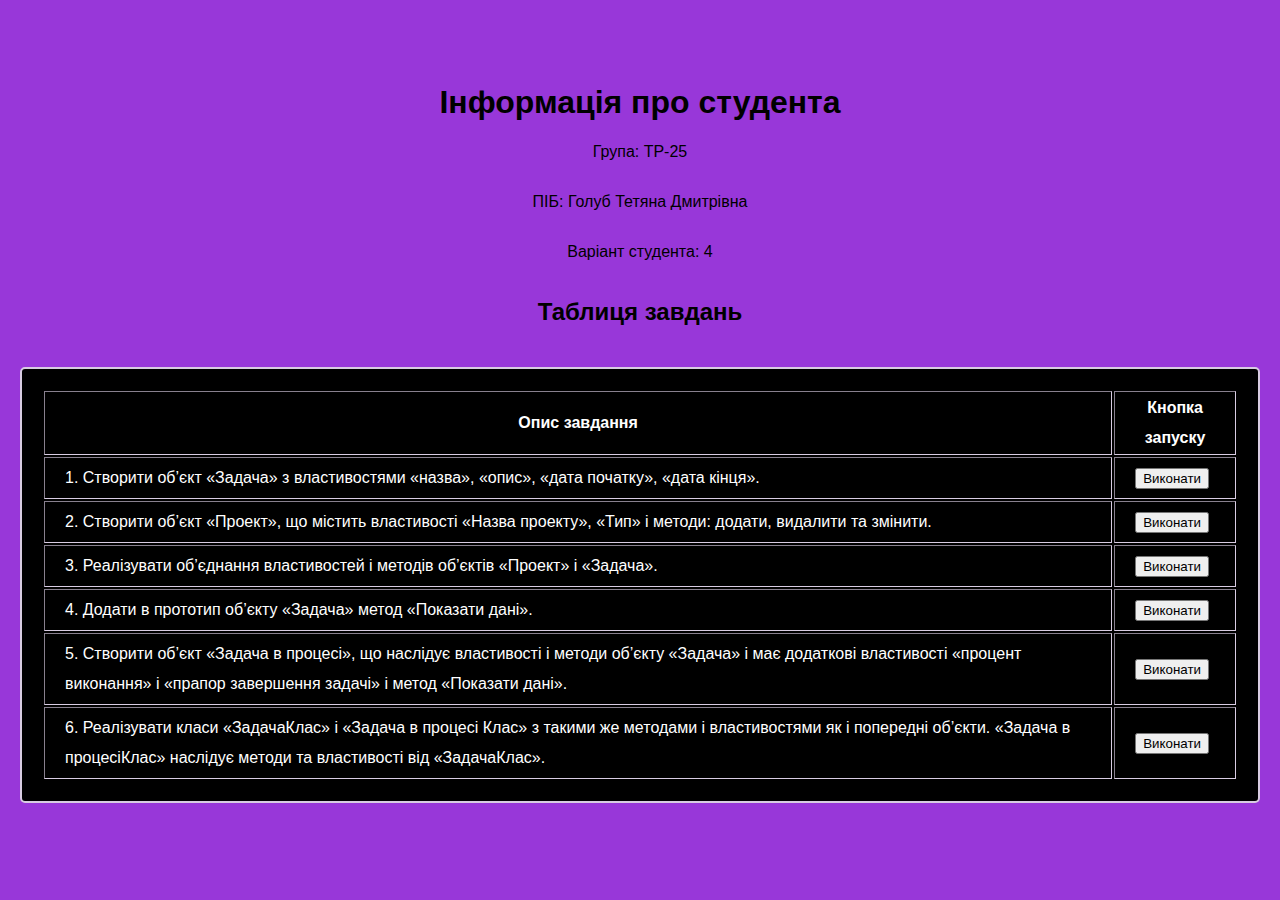
<file: lab4/index.html>
<!DOCTYPE html>
<html lang="en">
<head>
    <meta charset="UTF-8">
    <meta name="viewport" content="width=device-width, initial-scale=1.0">
    <title>Tania Holub</title>
    <link rel="stylesheet" href="style.css">
    <script src="task.js" defer></script>
</head>

<body>
    <h1>Інформація про студента</h1>
    <p>Група: ТР-25</p>
    <p>ПІБ: Голуб Тетяна Дмитрівна</p>
    <p>Варіант студента: 4</p>

    <h2>Таблиця завдань</h2>
    <table border="">
        <tr>
            <th>Опис завдання</th>
            <th>Кнопка запуску</th>
        </tr>
        <tr>
            <td>1. Створити об’єкт «Задача» з властивостями «назва», «опис»,
                «дата початку», «дата кінця».</td>
            <td><button onclick="task1()">Виконати</button></td>
        </tr>
        <tr>
            <td>2. Створити об’єкт «Проект», що містить властивості «Назва
                проекту», «Тип» і методи: додати, видалити та змінити.</td>
            <td><button onclick="task2()">Виконати</button></td>
        </tr>
        <tr>
            <td>3. Реалізувати об’єднання властивостей і методів об’єктів
                «Проект» і «Задача».</td>
            <td><button onclick="task3()">Виконати</button></td>
        </tr>      
          <tr>
            <td>4. Додати в прототип об’єкту «Задача» метод «Показати дані».</td>
            <td><button onclick="task4()">Виконати</button></td>
        </tr>
        <tr>
            <td>5. Створити об’єкт «Задача в процесі», що наслідує властивості і
                методи об’єкту «Задача» і має додаткові властивості «процент
                виконання» і «прапор завершення задачі» і метод «Показати дані».</td>
            <td><button onclick="task5()">Виконати</button></td>
        </tr>
        <tr>
            <td>6. Реалізувати класи «ЗадачаКлас» і «Задача в
                процесі Клас» з такими же методами і властивостями як і попередні
                об’єкти. «Задача в процесіКлас» наслідує методи та властивості від
                «ЗадачаКлас».</td>
            <td><button onclick="task6()">Виконати</button></td>
        </tr>
    </table>
</body>
</html>
</file>
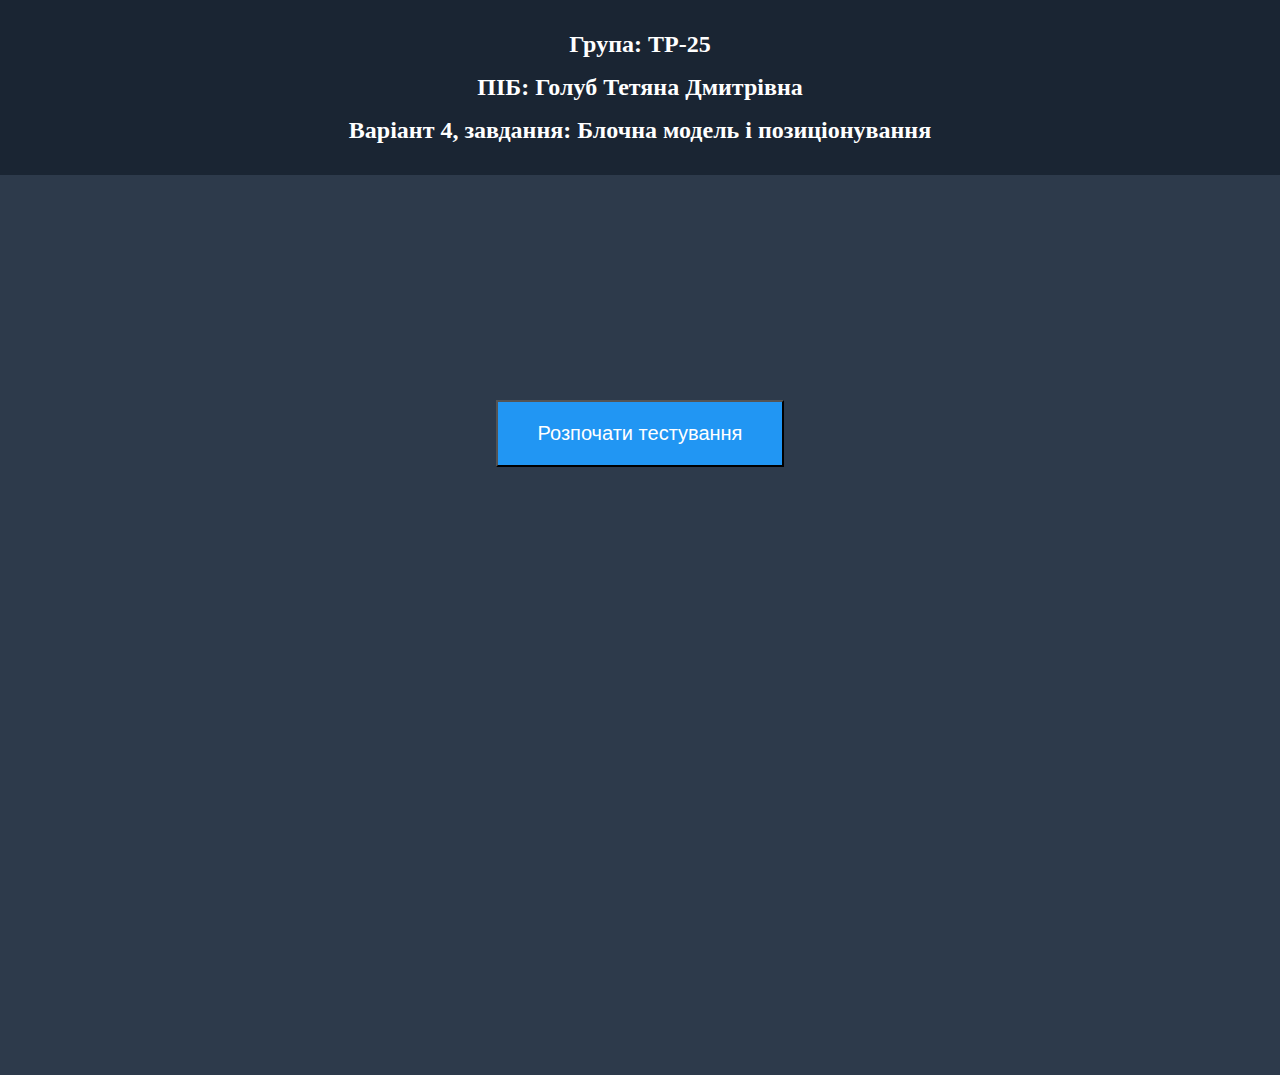
<file: lab5/index.html>
<!DOCTYPE html>
<html lang="en">

<head>
    <meta charset="UTF-8">
    <meta name="viewport" content="width=device-width, initial-scale=1.0">
    <title>Tania Holub</title>
    <link rel="stylesheet" href="style.css">
    <script src="script.js" defer></script>
</head>

<body>

    <header>
        <h1>Група: ТР-25 <span id="group"></span></h1>
        <h1>ПІБ: Голуб Тетяна Дмитрівна <span id="fullName"></span></h1>
        <h1>Варіант 4, завдання: Блочна модель і позиціонування <span id="studentVariant"></span></h1>
    </header>

    <main>
        <section class="hidden modal">
            <div class="quiz_inner">
                <div class="flex">
                    <h2>Введіть ПІБ та групу</h2>
                    <form>
                        <input type="text" class="login_input" placeholder="ПІБ" name="name">
                        <input type="text" class="login_input" placeholder="Група" name="group">
                    </form>
                </div>
            </div>
            <button class="submit_btn" id="submit_btn">Почати</button>
        </section>
        <div class="overlay hidden"></div>
        <button class="login_btn">Розпочати тестування</button>
    </main>

</body>
</html>
</file>
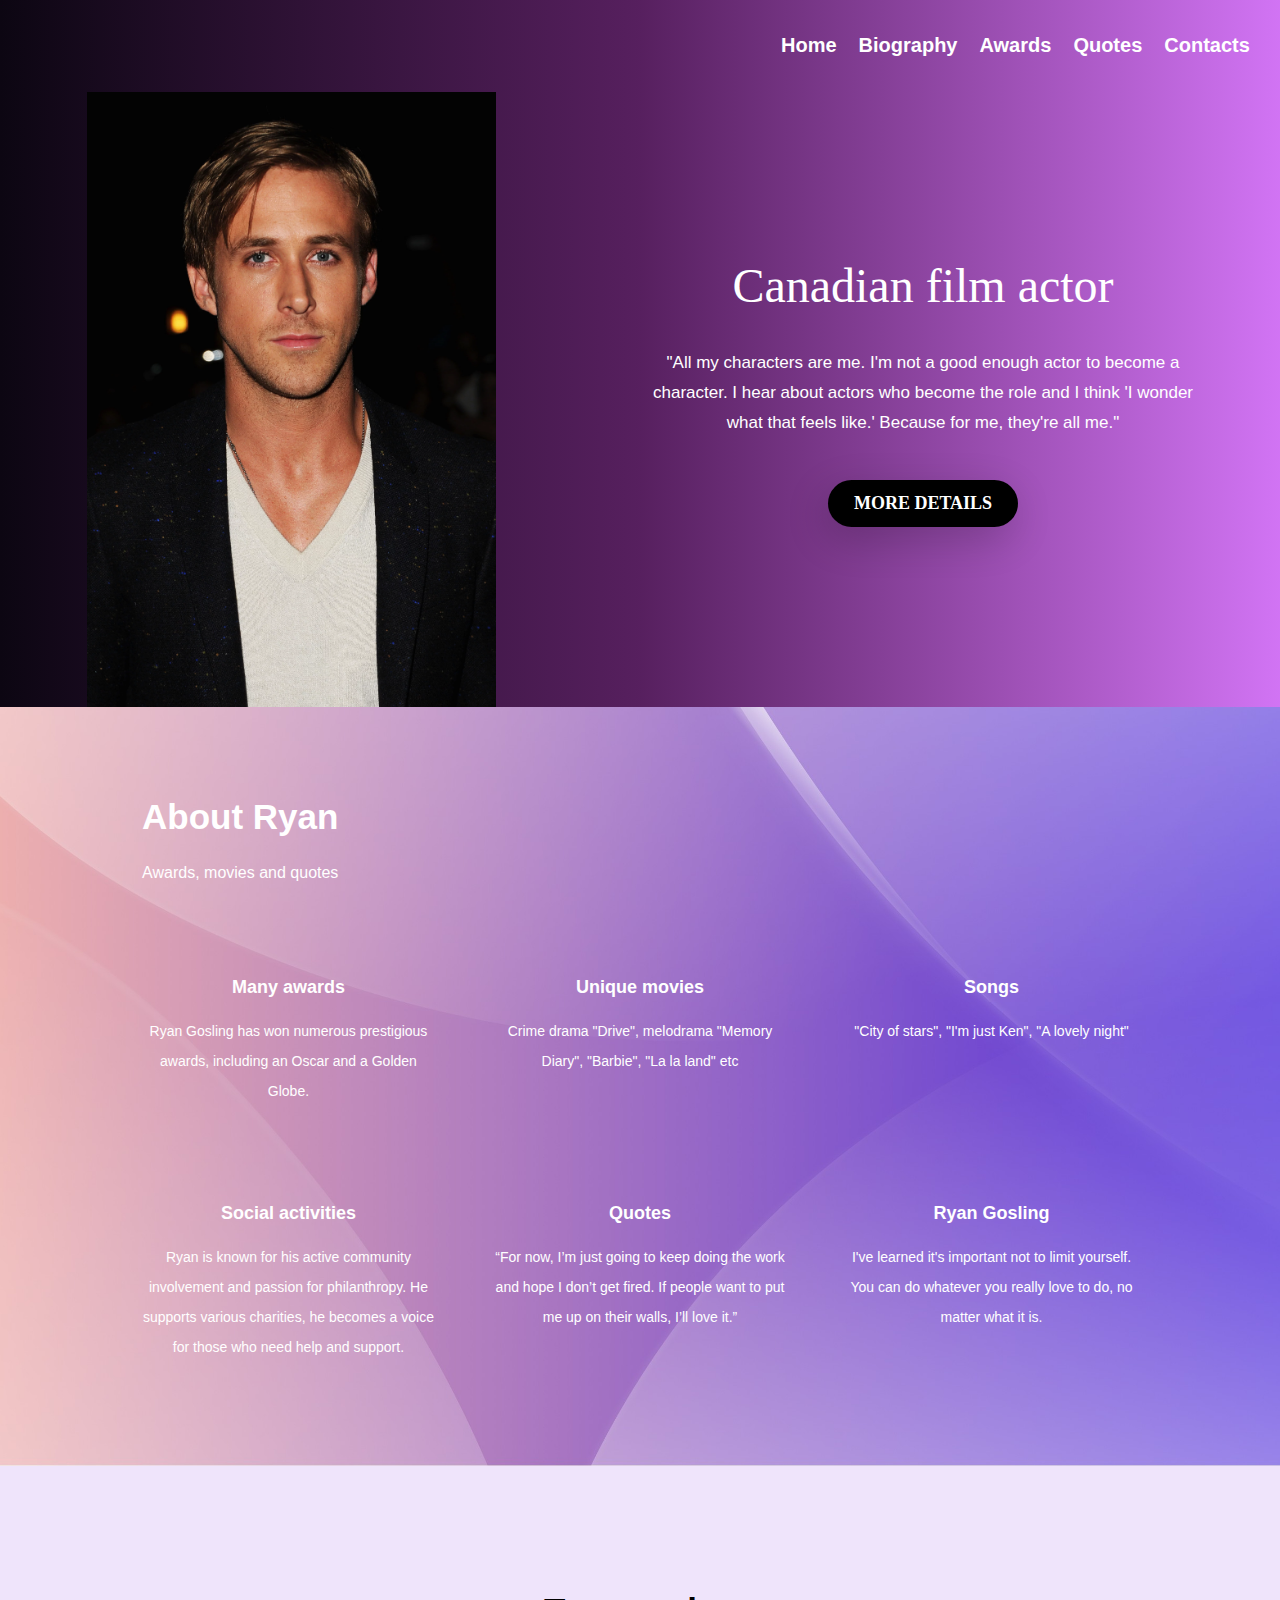
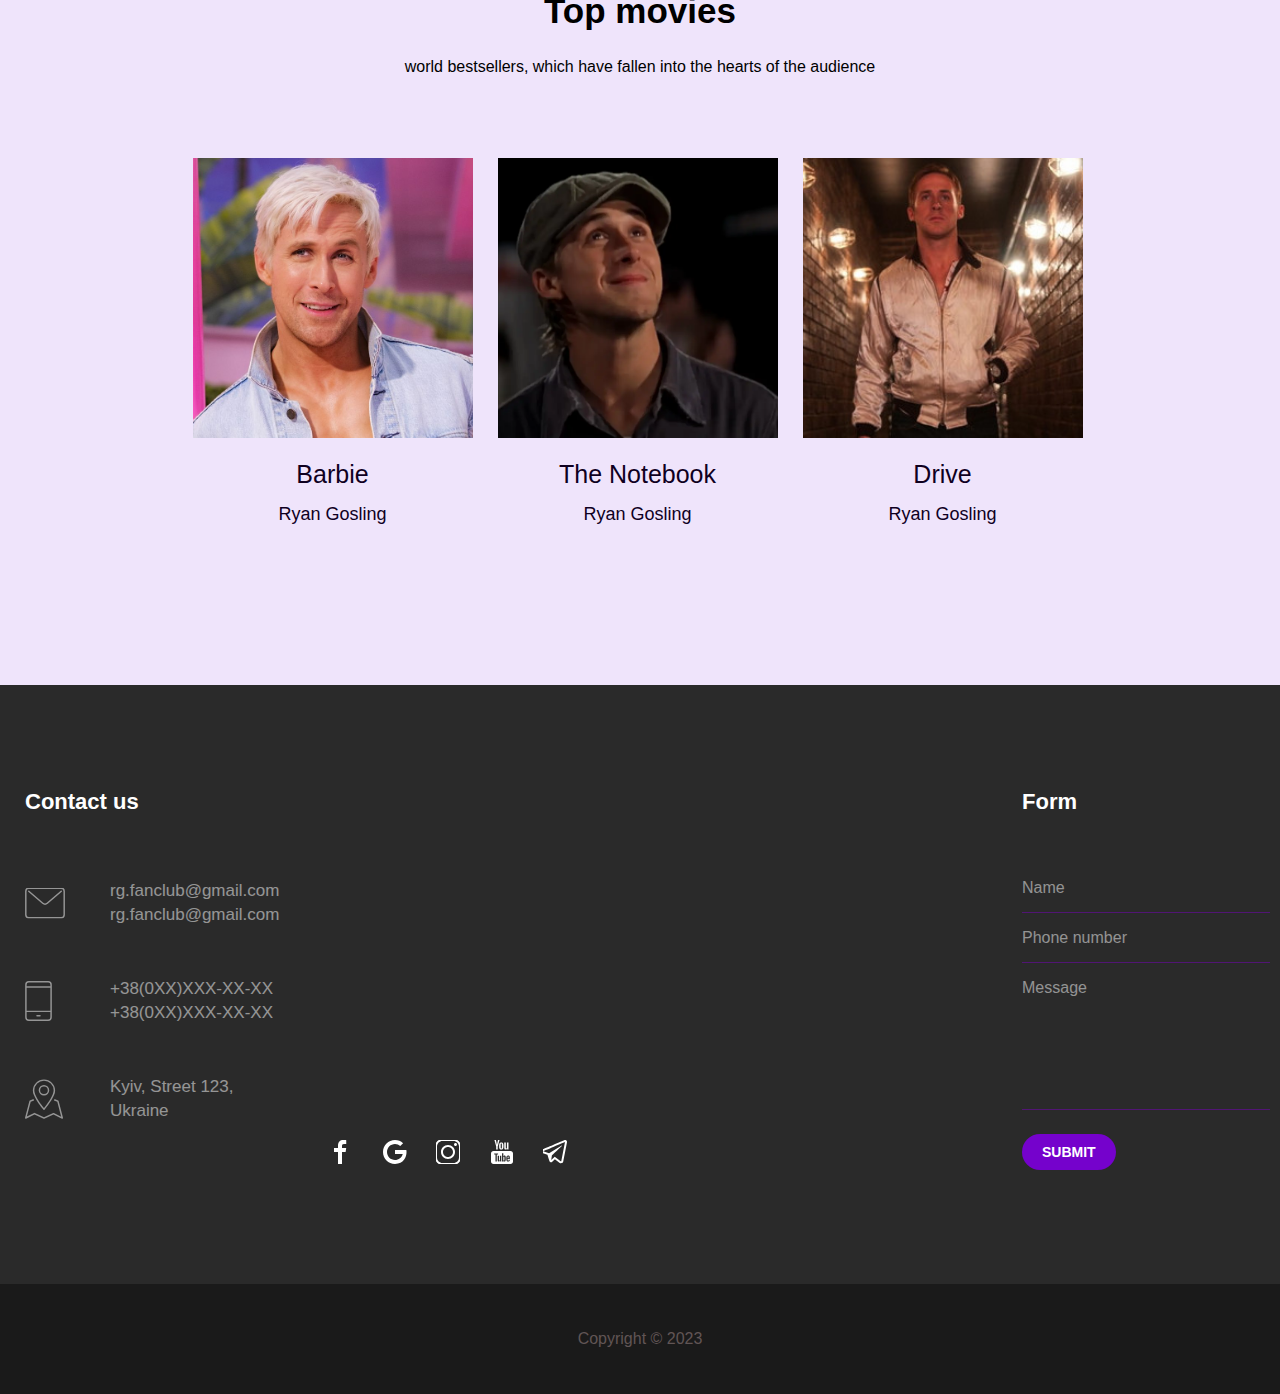
<file: lab3/flexbox.html>
<!DOCTYPE html>
<html>

<head>
  <meta charset="UTF-8">
  <meta name="viewport" content="width=device-width, initial-scale=1.0">
  <title>Ryan Gosling</title>
  <link rel="stylesheet" href="styles.css">
</head>

<body>
  <header>
    <div class="header_container">
      <div class="header__bottom">
        <nav class="header__nav header__nav--closed header__nav--nojs">
          <ul class="header__nav-list">
            <li class="header__nav-item header__nav-item--current">
              <a class="header__nav-link">
                Home
              </a>
            </li>
            <li class="header__nav-item">
              <a class="header__nav-link" href="#">
                Biography
              </a>
            </li>
            <li class="header__nav-item">
              <a class="header__nav-link" href="#">
                Awards
              </a>
            </li>
            <li class="header__nav-item">
              <a class="header__nav-link" href="#">
                Quotes
              </a>
            </li>
            <li class="header__nav-item">
              <a class="header__nav-link" href="#">
                Contacts
              </a>
            </li>
          </ul>
        </nav>
      </div>
    </div>
  </header>

  <main>
    <section class="plan">
      <div class="container">
        <div class="plan__inner">
          <b class="plan__slogan">
            Canadian film actor
          </b>
          <p class="plan__text">
            "All my characters are me. I'm not a good enough actor to become a character. I hear about
            actors who become the role and I think 'I wonder what that feels like.' Because for me, they're
            all me."
          </p>
          <button class="plan__btn btn" type="button">More details</button>
        </div>
      </div>
    </section>

    <section class="about-ryan">
      <div class="container">
        <div class="heading-box about-ryan__heading-box">
          <h2 class="heading-box__title">
            About Ryan
          </h2>
          <p class="heading-box__text">
            Awards, movies and quotes
          </p>
        </div>
        <div class="about-ryan__inner">
          <div class="about-ryan__block">
            <h3 class="about-ryan__block-title">Many awards</h3>
            <p class="about-ryan__block-description">Ryan Gosling has won numerous prestigious awards, including an
              Oscar and a Golden Globe. </p>
          </div>
          <div class="about-ryan__block">
            <h3 class="about-ryan__block-title">Unique movies</h3>
            <p class="about-ryan__block-description">Crime drama "Drive", melodrama "Memory Diary", "Barbie", "La la
              land" etc</p>
          </div>
          <div class="about-ryan__block">
            <h3 class="about-ryan__block-title">Songs</h3>
            <p class="about-ryan__block-description">"City of stars", "I'm just Ken", "A lovely night"</p>
          </div>
          <div class="about-ryan__block">
            <h3 class="about-ryan__block-title">Social activities</h3>
            <p class="about-ryan__block-description">Ryan is known for his active community involvement and passion for
              philanthropy. He supports various charities, he becomes a voice for those who need
              help and support. </p>
          </div>
          <div class="about-ryan__block">
            <h3 class="about-ryan__block-title">Quotes</h3>
            <p class="about-ryan__block-description">“For now, I’m just going to keep doing the work and hope I don’t get fired. If people want to put me up on their walls, I’ll love it.”</p>
          </div>
          <div class="about-ryan__block">
            <h3 class="about-ryan__block-title">Ryan Gosling</h3>
            <p class="about-ryan__block-description">I've learned it's important not to limit yourself. You can do
              whatever you really love to do, no matter what it is.
            </p>
          </div>
        </div>
      </div>
    </section>


    <section class="team">
      <div class="container">
        <div class="heading-box team__heading-box">
          <h2 class="heading-box__title">
            Top movies
          </h2>
          <p class="heading-box__text">
            world bestsellers, which have fallen into the hearts of the audience
          </p>
        </div>
        <div class="team__inner">
          <ul class="team__list">
            <li class="team__item">
              <div class="team__item-img-box">
                <img class="team__item-img" src="images/content/ryan-gosling-barbie.jpg" alt="team-img">
              </div>
              <div class="team__item-info">
                <p class="team__item-name">
                  Barbie
                </p>
                <p class="team__item-post">
                  Ryan Gosling
                </p>
              </div>
            </li>
            <li class="team__item">
              <div class="team__item-img-box">
                <img class="team__item-img" src="images/content/thenotebook.jpg" alt="team-img">
              </div>
              <div class="team__item-info">
                <p class="team__item-name">
                  The Notebook
                </p>
                <p class="team__item-post">
                  Ryan Gosling
                </p>
              </div>
            </li>
            <li class="team__item">
              <div class="team__item-img-box">
                <img class="team__item-img" src="images/content/drive.jpg" alt="team-img">
              </div>
              <div class="team__item-info">
                <p class="team__item-name">
                  Drive
                </p>
                <p class="team__item-post">
                  Ryan Gosling
                </p>
              </div>
            </li>

          </ul>
        </div>
      </div>
    </section>

  </main>

  <footer class="footer">
    <div class="container">
      <div class="footer__inner">

        <div class="footer__contacts">
          <h3 class="footer__title">
            Contact us
          </h3>
          <ul class="footer__contacts-list">
            <li class="footer__contacts-item footer__contacts-item--mail">
              <a class="footer__contacts-link" href="#">
                rg.fanclub@gmail.com
              </a>
              <a class="footer__contacts-link" href="#">
                rg.fanclub@gmail.com
              </a>
            </li>
            <li class="footer__contacts-item footer__contacts-item--phone">
              <a class="footer__contacts-link" href="tel:+1234567890">
                +38(0ХХ)ХХХ-ХХ-ХХ
              </a>
              <a class="footer__contacts-link" href="tel:+1234567890">
                +38(0ХХ)ХХХ-ХХ-ХХ
              </a>
            </li>
            <li class="footer__contacts-item footer__contacts-item--address">
              <p class="footer__contacts-address-value">
                Kyiv, Street 123,
                <br>Ukraine
              </p>
            </li>
          </ul>
        </div>


        <div class="footer__soc">
          <ul class="footer__soc-list">
            <li class="footer__soc-item">
              <a class="footer__soc-link footer__soc-link--fb" href="#">
                <span class="visually-hidden">
                  Facebook
                </span>
              </a>
            </li>
            <li class="footer__soc-item">
              <a class="footer__soc-link footer__soc-link--google" href="#">
                <span class="visually-hidden">
                  Google
                </span>
              </a>
            </li>
            <li class="footer__soc-item">
              <a class="footer__soc-link footer__soc-link--inst" href="#">
                <span class="visually-hidden">
                  Instagram
                </span>
              </a>
            </li>
            <li class="footer__soc-item">
              <a class="footer__soc-link footer__soc-link--youtube" href="#">
                <span class="visually-hidden">
                  Youtube
                </span>
              </a>
            </li>
            <li class="footer__soc-item">
              <a class="footer__soc-link footer__soc-link--telegram" href="#">
                <span class="visually-hidden">
                  Telegram
                </span>
              </a>
            </li>
          </ul>
        </div>

        <div class="footer__form">
          <h3 class="footer__title">
            Form
          </h3>
          <form class="form" action="#">
            <input class="form__inp" type="text" name="name" placeholder="Name">
            <input class="form__inp" type="tel" name="phone" placeholder="Phone number">
            <textarea class="form__inp form__textarea" name="textarea" cols="30" rows="10"
              placeholder="Message"></textarea>
            <button class="form__submit-btn" type="submit">Submit</button>
          </form>
        </div>


      </div>
    </div>

    <div class="footer__copy">
      <p class="footer__copy-text">
        Copyright © 2023
      </p>
    </div>

  </footer>

</body>

</html>
</file>
<file: lab4/style.css>
body {
    min-width: 320px;
    margin: 0;
    padding: 0;
    overflow-x: hidden;
    font-family: 'Open Sans', sans-serif;
    font-size: 16px;
    line-height: 30px;
    font-weight: 400;
    color: #000;
    background-color: #9837d9;
    display: flex;
    flex-direction: column; /* Зміна напрямку відображення на колонки */
    align-items: center;
    justify-content: center;
    height: 100vh; 
}

h1, p {
    margin: 10px 0; /* Зменшення відстані вгорі і внизу */
}

th {
    text-align: center;
}

td {
    padding: 5px 20px ; /* Доданий відступ для тексту в таблиці */
}
table {
    min-width: 600px;
    padding: 20px;
    margin: 20px;
    border: 2px solid rgb(216, 204, 226);
    border-radius: 5px;
    text-align: left;
    font-family: 'Open Sans', sans-serif;
    font-size: 16px;
    line-height: 30px;
    font-weight: 400;
    color: #fff;
    background-color: #000;
}
</file>
<file: lab5/style.css>
body {
    text-align: center;
    margin: 0;
    background-color: #2d3a4b;
    color: #fff;
}

header {
    padding: 15px;
    color: #ffffff;
    font-size: 12px;
    background-color: #1a2533;
}

.container {
    margin: 0;
    display: flex;
    background-color: #1a2533;
    height: 40px;
    flex-direction: row;
    justify-content: space-around;
    align-items: center;
}

.container li {
    flex-grow: 1;
    margin-right: 8px;
    background-color: #32435e;
    list-style-type: none;
    font-size: 14px;
}

ul {
    margin: 0;
    padding: 0;
    color: #ffffff;
}

ul li {
    margin-left: 20px;
}

a {
    text-decoration: none;
}

nav li {
    float: left;
    margin-right: 20px;
    max-width: 250px;
}

nav a {
    display: block;
    color: #ffffff;
    line-height: 2em;
    font-weight: bold;
    text-align: center;
}

*,
*::before,
*::after {
    box-sizing: border-box;
}

.submit_btn {
    display: block;
    padding: 10px 0;
    margin: 20px auto 0 auto;
    width: 210px;
    font-weight: 700;
    background-color: #4caf50;
    color: white;
    border-radius: 5px;
    text-align: center;
    font-size: 18px;
}

.submit_btn:hover {
    background-color: #45a049;
    transition: 0.5s;
}

.login_btn {
    position: absolute;
    top: 400px;
    z-index: 1;
    display: inline-block;
    padding: 20px 40px;
    font-weight: 400;
    background-color: #2196F3;
    color: #ffffff;
    text-align: center;
    font-size: 20px;
}

.login_btn:hover {
    background-color: #0b7dda;
    transition: 0.3s;
}

.modal {
    display: flex;
    flex-direction: column;
    width: 100%;
    max-width: 1000px;
    margin: auto;
    padding: 50px;
    background: #2c3e50;
    z-index: 2;
    gap: 50px;
}

.flex {
    display: flex;
    flex-direction: column;
    align-items: center;
    justify-content: space-between;
    height: 200px;
    gap: 20px;
}

.flex h2 {
    margin-bottom: 20px;
    color: #ffffff;
}

.flex input {
    width: 350px;
    padding: 15px 10px;
    font-size: 16px;
    background: #ffffff;
}

.flex input::placeholder {
    color: #000000;
    font-weight: 500;
}

.hidden {
    display: none;
}

.quiz_inner {
    display: flex;
    flex-direction: column;
    align-items: center;
    justify-content: space-between;
    z-index: 3;
}

.title {
    font-size: 30px;
    text-align: center;
    margin: 0;
    padding-bottom: 16px;
    color: #ffffff;
}

.quiz_list {
    list-style: none;
    padding: 0;
}

.quiz_list li {
    font-size: 24px;
}

.quiz_list label {
    cursor: pointer;
    width: 100%;
    display: block;
    padding: 8px 6px;
    border-radius: 4px;
}

.quiz_list input[type=radio],
.quiz_list input[type=checkbox] {
    margin-right: 10px;
}

.quiz_list input[type=text] {
    width: calc(100% - 12px);
    font-size: 16px;
    background: #ffffff;
    line-height: 1.5;
    padding: 15px 10px;
    margin: 0;
    outline: none;
}

.quiz_list input[type=text]::placeholder {
    color: #777;
    font-weight: 500;
}

.task_container select {
    cursor: pointer;
    color: rgb(0, 0, 0);
    background-color: inherit;
    font-size: 18px;
    padding: 5px;
    border: 1px solid #ffffff;
}

.task_container select option {
    background-color: #fff;
}

.select_text {
    font-size: 18px;
}

.result_msg {
    color: #ffffff;
    font-size: 24px;
}

main {
    width: 100%;
    height: 100vh;
    display: flex;
    flex-direction: column;
    align-items: center;
    justify-content: center;
}
</file>
<file: lab3/styles.css>
html {
    line-height: 1.15;
    -webkit-text-size-adjust: 100%
}

body {
    margin: 0
}

/* Загальні стилі для елементів */
main {
    display: block
}

h1 {
    font-size: 2em;
    margin: 0.67em 0
}

hr {
    -webkit-box-sizing: content-box;
    box-sizing: content-box;
    height: 0;
    overflow: visible
}

a {
    background-color: transparent
}

b,strong {
    font-weight: bolder
}

img {
    border-style: none
}

button,input,optgroup,select,textarea {
    font-family: inherit;
    font-size: 100%;
    line-height: 1.15;
    margin: 0
}

button,input {
    overflow: visible
}

textarea {
    overflow: auto
}

[hidden] {
    display: none
}

html {
    -webkit-box-sizing: border-box;
    box-sizing: border-box;
    overflow-x: hidden
}

body {
    min-width: 320px;
    margin: 0;
    padding: 0;
    overflow-x: hidden;
    font-family: 'Open Sans', sans-serif;
    font-size: 16px;
    line-height: 30px;
    font-weight: 400;
    color: #000;
    background-color: #fff
}

.visually-hidden:not(:focus):not(:active),input[type="checkbox"].visually-hidden,input[type="radio"].visually-hidden {
    position: absolute;
    width: 1px;
    height: 1px;
    margin: -1px;
    border: 0;
    padding: 0;
    white-space: nowrap;
    -webkit-clip-path: inset(100%);
    clip-path: inset(100%);
    clip: rect(0 0 0 0);
    overflow: hidden
}

/* Стилі для контейнера */
.container {
    max-width: 1230px;
    margin: 0 auto;
    padding: 0 20px
}


/* Стилі для кнопок */
.btn {
    display: block;
    border: none;
    padding: 13px 30px;
    border-radius: 29px;
    font-family: 'Lato';
    font-size: 18px;
    font-weight: 700;
    color: #fff;
    text-transform: uppercase;
    background-color: #000000;
    -webkit-box-shadow: -4px 12px 40px 0px rgba(0,1,1,0.2);
    box-shadow: -4px 12px 40px 0px rgba(0,1,1,0.2);
    cursor: pointer
}

@media (max-width: 570px) {
    .btn {
        padding:10px 20px;
        font-size: 16px
    }
}

/* Стилі для заголовків */
.heading-box {
    color: #000000;
    text-align: center
}

.heading-box__title {
    margin: 0 0 21px;
    font-family: 'Montserrat', sans-serif;
    font-size: 35px;
    font-weight: 700;
    line-height: normal;
}

@media (max-width: 992px) {
    .heading-box__title {
        margin:0 0 15px;
        font-size: 38px
    }
}

@media (max-width: 660px) {
    .heading-box__title {
        font-size:32px
    }
}

@media (max-width: 660px) {
    .heading-box__title {
        font-size:28px
    }
}

.heading-box__text {
    margin: 0
}


/*для фону header */
header {
    background: linear-gradient(to right,#0c0612, #42044be3, rgba(205, 102, 243, 0.911));
}

/* Загальний стиль для .header_container */
.header_container {
    max-width: 1230px;
    margin: 0 auto;
    padding: 0 20px;
}


.header__top {
    display: -webkit-box;
    display: -ms-flexbox;
    display: flex;
    -ms-flex-wrap: wrap;
    flex-wrap: wrap;
    -webkit-box-align: center;
    -ms-flex-align: center;
    align-items: center;
    -webkit-box-pack: justify;
    -ms-flex-pack: justify;
    justify-content: space-between;
    padding: 33px 0 20px;
    border-bottom: 2px solid #cecece
}

.header__bottom {
    display: -webkit-box;
    display: -ms-flexbox;
    display: flex;
    -ms-flex-wrap: wrap;
    flex-wrap: wrap;
    -webkit-box-pack: justify;
    -ms-flex-pack: justify;
    justify-content: space-between;
    -webkit-box-align: center;
    -ms-flex-align: center;
    align-items: center;
    padding: 30px 0 30px;
    margin-left: 760px
}

.header__nav {
    max-width: 550px
}

.header__burger-btn {
    display: none
}

.header__nav-list {
    margin: 0;
    padding: 0;
    list-style: none;
    display: -webkit-box;
    display: -ms-flexbox;
    display: flex;
    -ms-flex-wrap: wrap;
    flex-wrap: wrap;
    margin: 0 0 0 -26px
}

.header__nav-item {
    margin: 0 0 0 22px;
}

.header__nav-link {
    font-size: 20px;
    font-weight: 600;
    color: #ffffff;
    text-decoration: none
}

.header__nav-link[href]:hover {
    color: #151414
}


@media (max-width: 900px) {
    .header__bottom {
        position:relative;
        margin-left: 50px
    }
}
@media (max-width: 600px) {
    .header__bottom {
        position:relative;
        margin-left: 50px
    }

    .header__nav {
        -webkit-box-ordinal-group: 3;
        -ms-flex-order: 2;
        order: 2;
        margin: 0
    }

    .header__nav-list {
        display: block;
        margin: 20px 0 0
    }

    .header__nav-item {
        margin: 0 0 10px
    }

    .header__nav-link {
        display: block
    }

    .header__nav--closed .header__nav-list {
        display: none
    }

    .header__nav--nojs .header__burger-btn {
        display: none
    }

    .header__nav--nojs .header__nav-list {
        display: block
    }
}

.plan {
    position: relative;
}

/* Встановлення градієнту на задній фон */
.plan::before {
    content: "";
    position: absolute;
    top: 0;
    left: 0;
    width: 100%;
    height: 100%;
    background: linear-gradient(to right,#0c0612, #42044be3, rgba(205, 102, 243, 0.911));
    z-index: -1;
}

/*Встановлення фото на передній фон*/
.plan::after {
    content: "";
    background-image: url(images/content/Ryan-Gosling.png);
    background-repeat: no-repeat;
    background-position: 10% center;
    background-size: contain;
    position: absolute;
    top: 0;
    left: 0;
    width: 100%;
    height: 100%;
    z-index: 1;
}

.plan__inner {
    max-width: 580px;
    margin: 0 42px 0 auto; 
    padding: 166px 0 180px;
    text-align: center;
}

.plan__slogan {
    display: block;
    margin: 0 0 35px;
    font-family: "Montserrat";
    font-size: 48px;
    line-height: normal;
    font-weight: 500;
    color: #ffffff;
    text-align: right center; 
}

.plan__text {
    margin: 0 0 42px;
    font-size: 17px;
    color: #ffffff;
    text-align: right center; 
}

.plan__btn {
    margin: 0 auto;
    padding: 13px 26px;
    display: block; /* кнопку блоковим елементом, щоб вона вирівнювалася по центру */
    text-align: center; /*текст кнопки по центру */
}

@media (max-width: 1124px) {
    .plan::after {
        background-image: url(images/content/Ryan-Gosling.png);
        width: 400px;
        height: 400px;
    }

    .plan__inner {
        max-width: 580px;
        margin: 100 auto; 
        padding: 166px 0 180px;
        text-align: center;
    }
    .plan__slogan {
        font-size: 38px
    }
}

@media (max-width: 900px) {
    .plan::after {
        background-image: url(images/content/Ryan-Gosling.png);
        width: 250px;
        height: 250px;
    }

    .plan__inner {
        max-width: 580px;
        margin: 100 auto; 
        padding: 166px 0 180px;
        text-align: center;
    }
    .plan__slogan {
        font-size: 38px
    }
}

@media (max-width: 660px) {
    .plan::after {
        background-image: none;
    }
    .plan__inner {
        padding:60px 0 100px;
    }

    .plan__slogan {
        font-size: 32px;
    }
    .plan__inner {
        max-width: 580px;
        margin: 0 auto; 
        padding: 166px 0 180px;
        text-align: center;
    }
}

@media (max-width: 570px) {
    .plan::after {
        background-image: none;
    }

    .plan {
        background-image:none
    }

    .plan__inner {
        padding: 30px 0 30px
    }

    .plan__slogan {
        margin: 0 0 20px;
        font-size: 28px
    }

    .plan__text {
        font-size: 14px
    }
}

/*Блок про Раяна, встановлення заднього фону*/
.about-ryan {
    padding: 90px 0 50px;
    background-image: url(images/content/purple_yellow_gradient.jpg);
    background-repeat: no-repeat;
    background-position: center center;
    background-size: cover;
}

.about-ryan__heading-box {
    margin: 0 0 46px;
    color: #fff;
    width: 35%; 
}

.about-ryan__inner {
    display: flex;
    flex-wrap: wrap;
    justify-content: center;
}

/*розташування блоків з текстом*/
.about-ryan__block {
    width: calc(25.33% - 20px);
    margin: 0 10px 20px;
    padding: 20px;
    color: #fff;
    background-color:transparent;
    text-align: center;
}

.about-ryan__block-title {
    font-size: 18px;
    font-weight: bold;
    margin-bottom: 10px;
}

.about-ryan__block-description {
    font-size: 14px;
}


@media (max-width: 992px) {
    .about-ryan {
        padding: 40px 0 0;
    }

    .about-ryan__block {
        width: calc(50% - 20px);
    }
}

@media (max-width: 470px) {
    .about-ryan__block {
        width: 100%;
        margin: 0 0 20px;
    }
}

.team {
    padding: 125px 0 110px;
    background-color: #efe4fb;
}

.team__heading-box {
    margin: 0 0 76px
}

.team__list {
    margin: 0;
    padding: 0;
    list-style: none;
    display: -webkit-box;
    display: -ms-flexbox;
    display: flex;
    -ms-flex-wrap: wrap;
    flex-wrap: wrap;
    -webkit-box-pack: center;
    -ms-flex-pack: center;
    justify-content: center;
    margin: 0 0 0 -30px
}

.team__item {
    width: 280px;
    margin: 0 0 20px 25px
}

.team__item-img-box {
    width: 280px;
    height: 280px;
    margin: 0 0 22px
}

.team__item-img {
    display: block;
    width: 280px;
    height: 280px;
    margin: 0 auto;
    -o-object-fit: cover;
    object-fit: cover
}

.team__item-info {
    font-family: 'Montserrat', sans-serif;
    font-weight: 500;
    line-height: normal;
    color: #0f001f;
    text-align: center
}

.team__item-name {
    margin: 0 0 15px;
    font-size: 25px
}

.team__item-post {
    margin: 0 0 30px;
    font-size: 18px
}

.team__item-soc-list {
    margin: 0;
    padding: 0;
    list-style: none;
    display: -webkit-box;
    display: -ms-flexbox;
    display: flex;
    -webkit-box-pack: justify;
    -ms-flex-pack: justify;
    justify-content: space-between;
    -ms-flex-wrap: wrap;
    flex-wrap: wrap;
    max-width: 109px;
    margin: 0 auto
}

.team__item-soc {
    display: -webkit-box;
    display: -ms-flexbox;
    display: flex;
    -webkit-box-pack: center;
    -ms-flex-pack: center;
    justify-content: center;
    -webkit-box-align: end;
    -ms-flex-align: end;
    align-items: flex-end;
    width: 35px
}


@media (max-width: 992px) {
    .team {
        padding:60px 0 40px
    }
}

.footer {
    padding: 105px 0 0;
    color: #fff;
    background-color: #2a2a2a
}

.footer__inner {
    display: -webkit-box;
    display: -ms-flexbox;
    display: flex;
    -ms-flex-wrap: wrap;
    flex-wrap: wrap
}

.footer__title {
    margin: 0 0 65px;
    font-size: 22px;
    line-height: 24px;
    font-weight: 700
}

.footer__contacts {
    width: 304px
}

.footer__contacts-list {
    margin: 0;
    padding: 0;
    list-style: none
}

.footer__contacts-item {
    margin: 0 0 50px;
    padding: 0 0 0 85px;
    position: relative;
    font-size: 17px;
    line-height: 24px
}

.footer__contacts-item::before {
    content: '';
    position: absolute;
    top: 50%;
    left: 0;
    -webkit-transform: translateY(-50%);
    -ms-transform: translateY(-50%);
    transform: translateY(-50%);
    background-position: center center;
    background-repeat: no-repeat;
    opacity: 0.5
}

.footer__contacts-item--mail::before {
    width: 40px;
    height: 31px;
    background-image: url(images/icons/mail.svg)
}

.footer__contacts-item--phone::before {
    width: 27px;
    height: 40px;
    background-image: url(images/icons/phone.svg)
}

.footer__contacts-item--address {
    margin: 0
}

.footer__contacts-item--address::before {
    width: 38px;
    height: 40px;
    background-image: url(images/icons/map.svg)
}

.footer__contacts-link {
    display: block;
    color: #fff;
    text-decoration: none;
    opacity: 0.5
}

.footer__contacts-address-value {
    margin: 0;
    opacity: 0.5
}

.footer__list {
    margin: 0;
    padding: 0;
    list-style: none
}

.footer__links {
    width: 198px;
    margin: 0 0 0 60px
}

.footer__services {
    width: 196px;
    margin: 0 0 0 77px
}

.footer__item {
    display: block;
    margin: 0 0 20px;
    position: relative;
}

.footer__item::before {
    content: '';
    position: absolute;
    top: 50%;
    left: 0;
    -webkit-transform: translateY(-50%);
    -ms-transform: translateY(-50%);
    transform: translateY(-50%);
    width: 7px;
    height: 12px;
    background-image: url(images/icons/caret-right.svg);
    background-repeat: no-repeat;
    background-position: center center;
    background-size: cover;
}

.footer__link {
    display: block;
    padding: 0 0 0 29px;
    font-size: 16px;
    line-height: normal;
    color: #fff;
    text-decoration: none;
    opacity: 0.5
}

.footer__link:hover {
    opacity: 1
}

.footer__form {
    width: 233px;
    margin-left: auto
}

.footer__soc {
    margin: 350px 0 110px;
}

.footer__soc-list {
    margin: 0;
    padding: 0;
    list-style: none;
    display: -webkit-box;
    display: -ms-flexbox;
    display: flex;
    -ms-flex-wrap: wrap;
    flex-wrap: wrap;
    -webkit-box-pack: justify;
    -ms-flex-pack: justify;
    justify-content: space-between;
    width: 238px
}

.footer__copy {
    padding: 27px 0;
    background-color: #1a1a1a
}

.footer__copy-text {
    font-size: 16px;
    line-height: 24px;
    color: #615555;
    text-align: center
}

@media (max-width: 1190px) {
    .footer__inner {
        -webkit-box-pack:justify;
        -ms-flex-pack: justify;
        justify-content: space-between
    }

    .footer__links,.footer__services,.footer__form {
        margin: 0
    }

    .footer__soc {
        width: 50%
    }
}

@media (max-width: 1070px) {
    .footer {
        padding:60px 0 0
    }

    .footer__links,.footer__services,.footer__form {
        width: 26%;
        margin: 0 0 28px
    }

    .footer__form {
        width: 50%
    }

    .footer__soc {
        display: -webkit-box;
        display: -ms-flexbox;
        display: flex;
        -webkit-box-align: end;
        -ms-flex-align: end;
        align-items: flex-end;
        -webkit-box-pack: end;
        -ms-flex-pack: end;
        justify-content: flex-end;
        margin: 0 0 28px
    }
}

@media (max-width: 800px) {
    .footer__inner {
        -ms-flex-pack:distribute;
        justify-content: space-around
    }

    .footer__contacts {
        width: 100%;
        margin: 0 0 28px
    }

    .footer__links,.footer__services {
        width: 50%
    }
}

@media (max-width: 660px) {
    .footer__form,.footer__soc {
        width:100%
    }

    .footer__soc {
        -webkit-box-pack: start;
        -ms-flex-pack: start;
        justify-content: start
    }
}

@media (max-width: 460px) {
    .footer__contacts-item {
        padding:0 0 0 60px
    }

    .footer__links,.footer__services {
        width: 100%
    }
}

.form__inp {
    display: block;
    border-radius: 0;
    width: 100%;
    margin: 0 0 16px;
    padding: 0 15px 15px 0;
    border: none;
    border-bottom: 1px solid rgba(120, 0, 190, 0.5);
    font-size: 16px;
    line-height: normal;
    color: #fff;
    background-color: transparent;
    -webkit-box-shadow: none;
    box-shadow: none;
    outline: none
}

.form__inp::-webkit-input-placeholder {
    font-size: 16px;
    line-height: normal;
    color: rgba(255,255,255,0.5)
}

.form__inp::-moz-placeholder {
    font-size: 16px;
    line-height: normal;
    color: rgba(255,255,255,0.5)
}

.form__inp:-ms-input-placeholder {
    font-size: 16px;
    line-height: normal;
    color: rgba(255,255,255,0.5)
}

.form__inp::-ms-input-placeholder {
    font-size: 16px;
    line-height: normal;
    color: rgba(255,255,255,0.5)
}

.form__inp::placeholder {
    font-size: 16px;
    line-height: normal;
    color: rgba(255,255,255,0.5)
}

.form__textarea {
    height: 115px;
    resize: none
}

.form__submit-btn {
    display: block;
    margin: 24px 0 0 0;
    padding: 10px 20px;
    border: none;
    border-radius: 29px;
    font-family: 'Lato', sans-serif;
    font-size: 14px;
    font-weight: 700;
    color: #fff;
    text-transform: uppercase;
    background-color: #7502cc;
    cursor: pointer
}

.footer__soc-link--fb {
    width: 24px;
    height: 24px;
    background-image: url(images/icons/facebook1.svg)
}

.footer__soc-link--google {
    width: 24px;
    height: 24px;
    background-image: url(images/icons/google1.svg)
}

.footer__soc-link--inst {
    width: 24px;
    height: 24px;
    background-image: url(images/icons/inst1.svg)
}

.footer__soc-link--youtube {
    width: 24px;
    height: 24px;
    background-image: url(images/icons/youtube1.svg)
}

.footer__soc-link--telegram {
    width: 24px;
    height: 24px;
    background-image: url(images/icons/telegram1.svg)
}

.footer__soc-link {
    display: block;
    background-repeat: no-repeat;
    background-position: center center
}

.footer__soc-link {
    display: inline-block; 
    width: 24px;
    height: 24px;
    background-repeat: no-repeat;
    background-position: center center;
}
</file>
